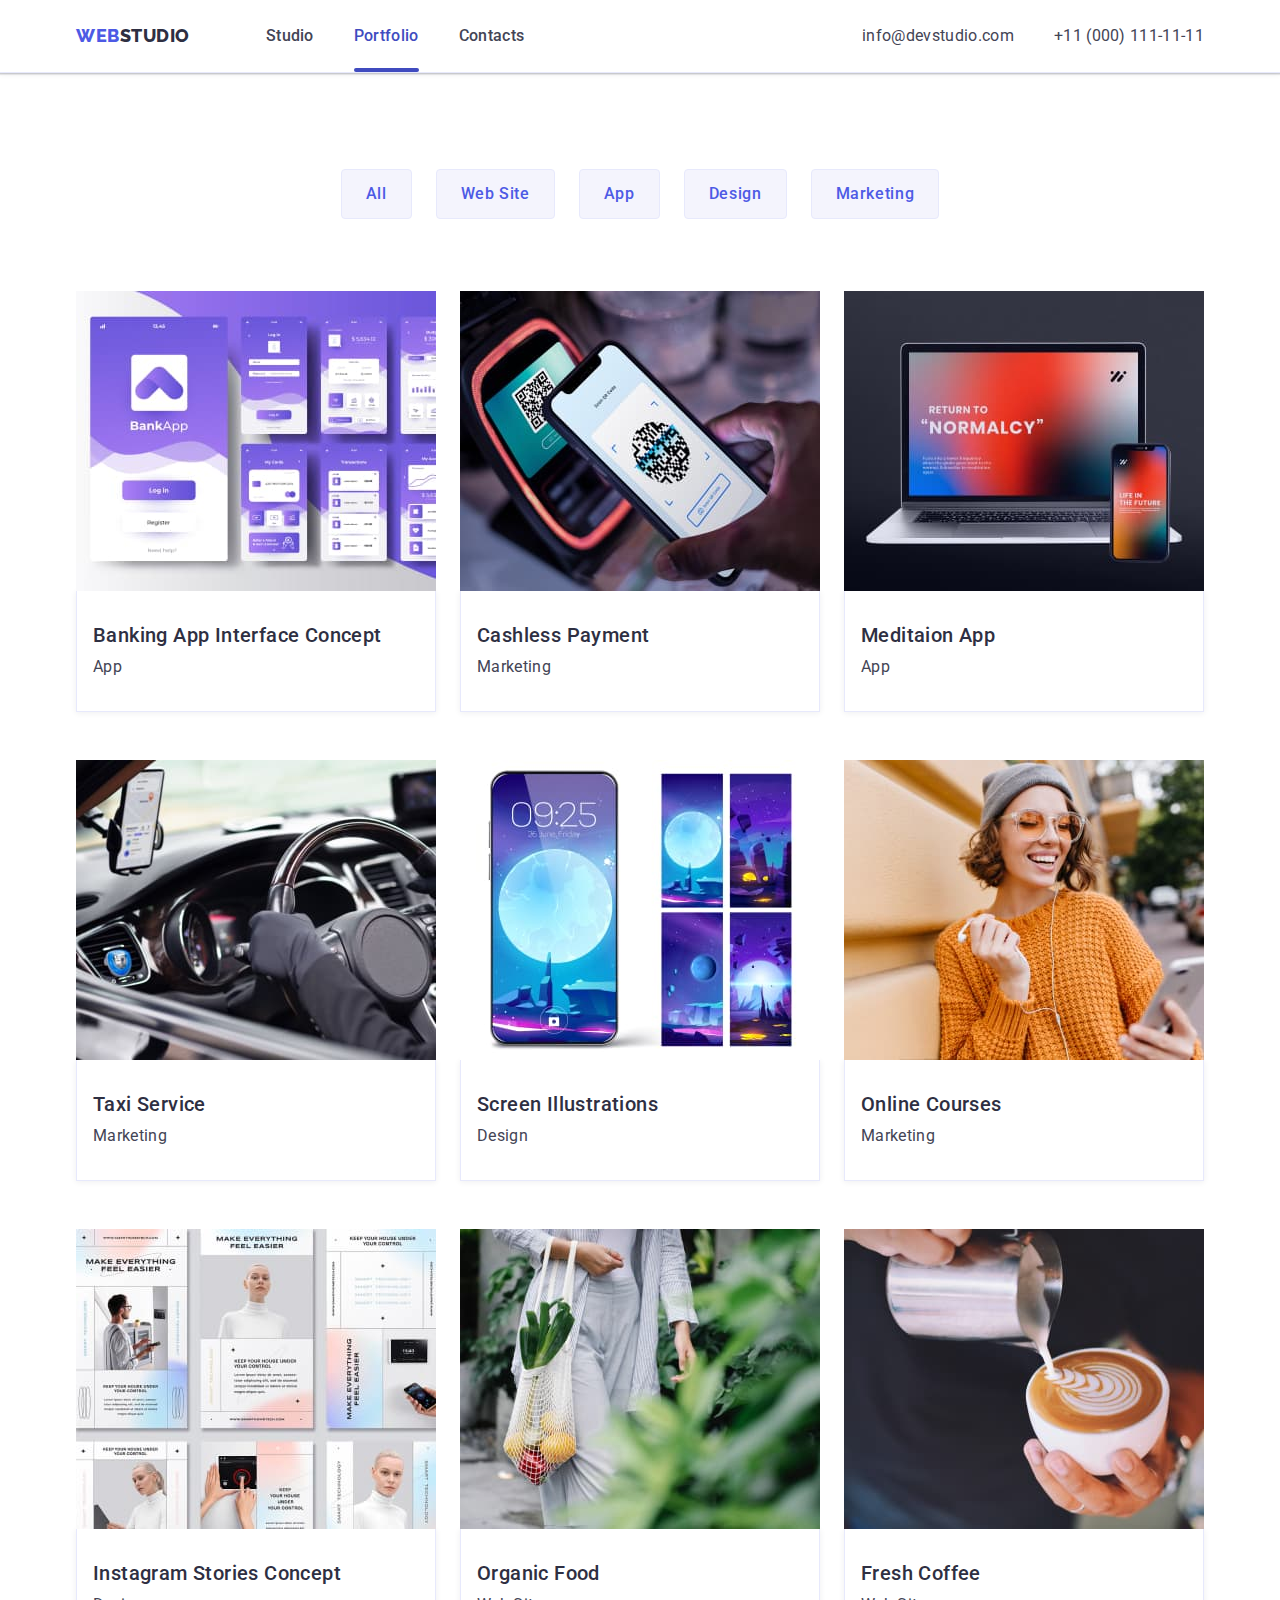
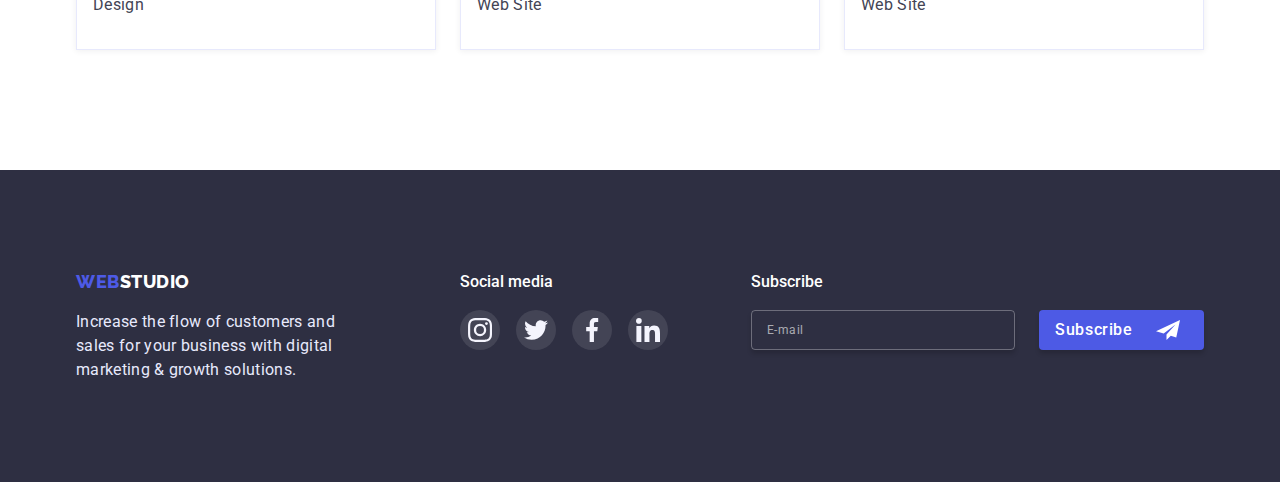
<file: portfolio.html>
<!DOCTYPE html>
<html lang="en">
  <head>
    <meta charset="UTF-8" />
    <meta http-equiv="X-UA-Compatible" content="IE=edge" />
    <meta name="viewport" content="width=device-width, initial-scale=1.0" />
    <title>WebStudio</title>
    <!-- Fonts -->
    <link rel="preconnect" href="https://fonts.googleapis.com" />
    <link rel="preconnect" href="https://fonts.gstatic.com" crossorigin />
    <link
      href="https://fonts.googleapis.com/css2?family=Raleway:wght@800&family=Roboto:wght@400;500;700&display=swap"
      rel="stylesheet"
    />
    <!-- Modern normalize -->
    <link
      rel="stylesheet"
      href="https://cdn.jsdelivr.net/npm/modern-normalize@1.1.0/modern-normalize.min.css"
    />
    <!-- Custom styles -->
    <link rel="stylesheet" href="./css/styles.css" />
  </head>
  <body>
    <!--Header section-->
    <header class="page-header">
      <div class="container header-container">
        <nav class="page-nav">
          <a class="logo link" href="./index.html"
            ><span class="logo-part">Web</span>Studio</a
          >
          <ul class="menu list">
            <li class="menu-item">
              <a class="menu-link link" href="./index.html">Studio</a>
            </li>
            <li class="menu-item">
              <a class="menu-link current link" href="./portfolio.html"
                >Portfolio</a
              >
            </li>
            <li class="menu-item">
              <a class="menu-link link" href="">Contacts</a>
            </li>
          </ul>
        </nav>
        <address class="contacts">
          <ul class="menu-contacts list">
            <li class="menu-contact-item">
              <a class="contact-link link" href="mailto:info@devstudio.com"
                >info@devstudio.com</a
              >
            </li>
            <li class="menu-contact-item">
              <a class="contact-link link" href="tel:+110001111111"
                >+11 (000) 111-11-11</a
              >
            </li>
          </ul>
        </address>
      </div>
    </header>

    <main>
      <!-- Portfolio -->
      <section class="portfoio-section">
        <div class="container">
          <h1 class="visually-hidden">Portfolio</h1>
          <ul class="filters-list list">
            <li class="filter-item">
              <button class="filter-btn" type="button">All</button>
            </li>
            <li class="filter-item">
              <button class="filter-btn" type="button">Web Site</button>
            </li>
            <li class="filter-item">
              <button class="filter-btn" type="button">App</button>
            </li>
            <li class="filter-item">
              <button class="filter-btn" type="button">Design</button>
            </li>
            <li class="filter-item">
              <button class="filter-btn" type="button">Marketing</button>
            </li>
          </ul>
          <ul class="portfolio-list list card-set">
            <li class="portfolio-item card-set-item">
              <a class="portfolio-link link" href="">
                <div class="portfolio-img-wrapper">
                  <img
                    class="portfolio-img"
                    src="./images/portfolio/banking-app.jpg"
                    alt="banking-app"
                    width="360"
                    height="300"
                  />
                  <p class="overlay section-description">
                    14 Stylish and User-Friendly App Design Concepts · Task
                    Manager App · Calorie Tracker App · Exotic Fruit Ecommerce
                    App · Cloud Storage App 14 Stylish and User-Friendly App
                    Design Concepts · Task Manager App · Calorie Tracker App ·
                    Exotic Fruit Ecommerce App · Cloud Storage App
                  </p>
                </div>
                <div class="portfolio-wrapper">
                  <h2 class="subtitle">Banking App Interface Concept</h2>
                  <p class="section-description">App</p>
                </div>
              </a>
            </li>
            <li class="portfolio-item card-set-item">
              <a class="portfolio-link link" href="">
                <div class="portfolio-img-wrapper">
                  <img
                    class="portfolio-img"
                    src="./images/portfolio/cashless-payment.jpg"
                    alt="paypass"
                    width="360"
                    height="300"
                  />
                  <p class="overlay section-description">
                    14 Stylish and User-Friendly App Design Concepts · Task
                    Manager App · Calorie Tracker App · Exotic Fruit Ecommerce
                    App · Cloud Storage App
                  </p>
                </div>
                <div class="portfolio-wrapper">
                  <h2 class="subtitle">Cashless Payment</h2>
                  <p class="section-description">Marketing</p>
                </div>
              </a>
            </li>
            <li class="portfolio-item card-set-item">
              <a class="portfolio-link link" href="">
                <div class="portfolio-img-wrapper">
                  <img
                    class="portfolio-img"
                    src="./images/portfolio/meditaion-app.jpg"
                    alt="laptop-and-smartphone-with-inscription-return-to-normalcy"
                    width="360"
                    height="300"
                  />
                  <p class="overlay section-description">
                    14 Stylish and User-Friendly App Design Concepts · Task
                    Manager App · Calorie Tracker App · Exotic Fruit Ecommerce
                    App · Cloud Storage App
                  </p>
                </div>
                <div class="portfolio-wrapper">
                  <h2 class="subtitle">Meditaion App</h2>
                  <p class="section-description">App</p>
                </div>
              </a>
            </li>
            <li class="portfolio-item card-set-item">
              <a class="portfolio-link link" href="">
                <div class="portfolio-img-wrapper">
                  <img
                    class="portfolio-img"
                    src="./images/portfolio/taxi-service.jpg"
                    alt="hands-on-the-car-steering-wheel"
                    width="360"
                    height="300"
                  />
                  <p class="overlay section-description">
                    14 Stylish and User-Friendly App Design Concepts · Task
                    Manager App · Calorie Tracker App · Exotic Fruit Ecommerce
                    App · Cloud Storage App
                  </p>
                </div>
                <div class="portfolio-wrapper">
                  <h2 class="subtitle">Taxi Service</h2>
                  <p class="section-description">Marketing</p>
                </div>
              </a>
            </li>
            <li class="portfolio-item card-set-item">
              <a class="portfolio-link link" href="">
                <div class="portfolio-img-wrapper">
                  <img
                    class="portfolio-img"
                    src="./images/portfolio/screen-illustrations.jpg"
                    alt="smartphone-screensavers"
                    width="360"
                    height="300"
                  />
                  <p class="overlay section-description">
                    14 Stylish and User-Friendly App Design Concepts · Task
                    Manager App · Calorie Tracker App · Exotic Fruit Ecommerce
                    App · Cloud Storage App
                  </p>
                </div>
                <div class="portfolio-wrapper">
                  <h2 class="subtitle">Screen Illustrations</h2>
                  <p class="section-description">Design</p>
                </div>
              </a>
            </li>
            <li class="portfolio-item card-set-item">
              <a class="portfolio-link link" href="">
                <div class="portfolio-img-wrapper">
                  <img
                    class="portfolio-img"
                    src="./images/portfolio/online-courses.jpg"
                    alt="girl-with-a-smartphone"
                    width="360"
                    height="300"
                  />
                  <p class="overlay section-description">
                    14 Stylish and User-Friendly App Design Concepts · Task
                    Manager App · Calorie Tracker App · Exotic Fruit Ecommerce
                    App · Cloud Storage App
                  </p>
                </div>
                <div class="portfolio-wrapper">
                  <h2 class="subtitle">Online Courses</h2>
                  <p class="section-description">Marketing</p>
                </div>
              </a>
            </li>
            <li class="portfolio-item card-set-item">
              <a class="portfolio-link link" href="">
                <div class="portfolio-img-wrapper">
                  <img
                    class="portfolio-img"
                    src="./images/portfolio/instagram-stories-concept.jpg"
                    alt="instagram-stories"
                    width="360"
                    height="300"
                  />
                  <p class="overlay section-description">
                    14 Stylish and User-Friendly App Design Concepts · Task
                    Manager App · Calorie Tracker App · Exotic Fruit Ecommerce
                    App · Cloud Storage App
                  </p>
                </div>
                <div class="portfolio-wrapper">
                  <h2 class="subtitle">Instagram Stories Concept</h2>
                  <p class="section-description">Design</p>
                </div>
              </a>
            </li>
            <li class="portfolio-item card-set-item">
              <a class="portfolio-link link" href="">
                <div class="portfolio-img-wrapper">
                  <img
                    class="portfolio-img"
                    src="./images/portfolio/organic-food.jpg"
                    alt="girl-with-a-bag-of-fruit"
                    width="360"
                    height="300"
                  />
                  <p class="overlay section-description">
                    14 Stylish and User-Friendly App Design Concepts · Task
                    Manager App · Calorie Tracker App · Exotic Fruit Ecommerce
                    App · Cloud Storage App
                  </p>
                </div>
                <div class="portfolio-wrapper">
                  <h2 class="subtitle">Organic Food</h2>
                  <p class="section-description">Web Site</p>
                </div>
              </a>
            </li>
            <li class="portfolio-item card-set-item">
              <a class="portfolio-link link" href="">
                <div class="portfolio-img-wrapper">
                  <img
                    class="portfolio-img"
                    src="./images/portfolio/fresh-coffee.jpg"
                    alt="cup-of-coffee"
                    width="360"
                    height="300"
                  />
                  <p class="overlay section-description">
                    14 Stylish and User-Friendly App Design Concepts · Task
                    Manager App · Calorie Tracker App · Exotic Fruit Ecommerce
                    App · Cloud Storage App
                  </p>
                </div>
                <div class="portfolio-wrapper">
                  <h2 class="subtitle">Fresh Coffee</h2>
                  <p class="section-description">Web Site</p>
                </div>
              </a>
            </li>
          </ul>
        </div>
      </section>
    </main>

    <!--Footer section-->
    <footer class="footer-section">
      <div class="container footer-container">
        <div class="footer-block">
          <a class="logo logo-light link" href="./index.html"
            ><span class="logo-part">Web</span>Studio</a
          >
          <p
            class="section-description section-description-light footer-description"
          >
            Increase the flow of customers and sales for your business with
            digital marketing & growth solutions.
          </p>
        </div>
        <div class="footer-block-socials">
          <p class="footer-title">Social media</p>
          <ul class="socials list footer-socials-list">
            <li class="socials-item">
              <a
                class="footer-link link"
                href="https://instagram.com"
                aria-label="Instagram"
                target="_blank"
                rel="noopener noreferrer"
              >
                <svg class="footer-socials-icon" width="24px" height="24px">
                  <use href="./images/icons.svg#icon-instagram"></use>
                </svg>
              </a>
            </li>
            <li class="socials-item">
              <a
                class="footer-link link"
                href="https://twitter.com"
                aria-label="Twitter"
                target="_blank"
                rel="noopener noreferrer"
              >
                <svg class="footer-socials-icon" width="24px" height="24px">
                  <use href="./images/icons.svg#icon-twitter"></use>
                </svg>
              </a>
            </li>
            <li class="socials-item">
              <a
                class="footer-link link"
                href="https://facebook.com"
                aria-label="Facebook"
                target="_blank"
                rel="noopener noreferrer"
              >
                <svg class="footer-socials-icon" width="24px" height="24px">
                  <use href="./images/icons.svg#icon-facebook"></use>
                </svg>
              </a>
            </li>
            <li class="socials-item">
              <a
                class="footer-link link"
                href="https://linkedin.com"
                aria-label="LinkedIn"
                target="_blank"
                rel="noopener noreferrer"
              >
                <svg class="footer-socials-icon" width="24px" height="24px">
                  <use href="./images/icons.svg#icon-linkedin"></use>
                </svg>
              </a>
            </li>
          </ul>
        </div>
        <div class="footer-form-group">
          <strong class="footer-form-title footer-title">Subscribe</strong>
          <form class="footer-form" name="footer-form" autocomplete="off">
            <label class="footer-form-field">
              <input
                type="email"
                class="footer-form-input"
                name="user_email"
                placeholder="exaple@gmail.com"
                required
              />
              <span class="footer-form-label">E-mail</span>
            </label>
            <button class="footer-form-btn" type="submit">Subscribe</button>
          </form>
        </div>
      </div>
    </footer>
  </body>
</html>
</file>
<file: css/styles.css>
/* reset */
h1, h2, h3, h4, p {
margin: 0;
}

ul {
    margin: 0;
    padding: 0;
}

button {
    cursor: pointer;
}

img {
    display: block;
    max-width: 100%;
    height: auto;
}

.visually-hidden {
    position: absolute;
    width: 1px;
    height: 1px;
    margin: -1px;
    border: 0;
    padding: 0;

    white-space: nowrap;
    clip-path: inset(100%);
    clip: rect(0 0 0 0);
    overflow: hidden;
}

.list {
    list-style: none;
}

.link {
    text-decoration: none;
    color: currentColor;
}
/* /reset */
/* base style */
:root {
    /* Font */
    --primary-font: 'Roboto', sans-serif;
    --secondary-font: 'Raleway', sans-serif;
    /* Text color */
    --primary-slate-txt-color: #434455;
    --secondary-dark-txt-color: #2E2F42;
    --accent-ocean-txt-color: #404BBF;
    --descr-ligh-txt-color: #E7E9FC;
    --iris-brand-txt-color: #4D5AE5;
    --light-txt-color: #F4F4FD;
    --white-txt-color: #FFFFFF;
    /* Background color */
    --dark-bcg-color: #2E2F42;
    --light-bcg-color: #F4F4FD;
    --white-bcg-color: #FFFFFF;
    --iris-bcg-color: #4D5AE5;
    --ocean-bcg-color: #404BBF;
    --light-slate-color: #8E8F99;
    --footer-gray-color: rgba(255, 255, 255, 0.1);
    --footer-green-color: #31D0AA;
    --modal-bcg-color: #FCFCFC;
    --btn-light-bcg-color: #E7E9FC;
    /* Others */
    --radius: 4px;
    --indent: 24px;
    --items: 3;
    --transition-dur-func: 250ms cubic-bezier(0.4, 0, 0.2, 1);
}

body {
    font-family: var(--primary-font);
    color: var(--primary-slate-txt-color);
}

.section {
    padding-top: 120px;
    padding-bottom: 120px;
}

.container {
    width: 1158px;
    padding-left: 15px;
    padding-right: 15px;
    margin-left: auto;
    margin-right: auto;


    /* outline: 2px solid red;
    outline-offset: -2px; */
}
/* ============Components============= */
.title {
    margin-bottom: 72px;

    font-weight: 700;
    font-size: 36px;
    line-height: 1.11;
    text-align: center;
    letter-spacing: 0.02em;
    text-transform: capitalize;
    color: var(--secondary-dark-txt-color);
}

.subtitle {
    margin-bottom: 8px;

    font-weight: 500;
    font-size: 20px;
    line-height: 1.2;
    letter-spacing: 0.02em;
    color: var(--secondary-dark-txt-color);
}

.section-description {
    font-size: 16px;
    line-height: 1.5;
    letter-spacing: 0.02em;
}
/* ======Card set===== */
.card-set {
    display: flex;
    flex-wrap: wrap;
    gap: var(--indent);
}

.card-set-item {
    flex-basis: calc((100% - (var(--indent) * (var(--items) - 1))) / var(--items));
}
/* ============/Components============= */

/* ============Header============= */
.page-header {
    border-bottom: 1px solid var(--descr-ligh-txt-color);
    box-shadow: 0px 2px 1px rgba(46, 47, 66, 0.08), 0px 1px 1px rgba(46, 47, 66, 0.16), 0px 1px 6px rgba(46, 47, 66, 0.08);
}

.header-container {
    display: flex;
    
}

.page-nav {
    display: flex;
    align-items: center;
}

.logo {
    margin-right: 76px;

    font-family: 'Raleway', sans-serif;
    font-weight: 800;
    font-size: 18px;
    line-height: 1.33;
    letter-spacing: 0.03em;
    text-transform: uppercase;
    color: var(--secondary-dark-txt-color);
}
.logo-part {
    color: var(--iris-brand-txt-color);
}

.menu {
    display: flex;
    gap: 40px;
}

/* .menu-item + .menu-item {
    margin-left: 40px;
} */
.menu-link.current::after {
    content: '';
    position: absolute;
    bottom: 0;

    display: block;
    width: 100%;
    height: 4px;

    background-color: var(--ocean-bcg-color);
    border-radius: 2px;
}
.menu-link {
    position: relative;
    display: block;
    padding-top: 24px;
    padding-bottom: 24px;

    font-weight: 500;
    font-size: 16px;
    line-height: 1.5;
    letter-spacing: 0.02em; 

    transition: color var(--transition-dur-func);
}
.menu-link:hover,
.menu-link:focus {
    color: var(--accent-ocean-txt-color);
}

.menu-link.current {
    color: var(--accent-ocean-txt-color);
}

.contacts {
    margin-left: auto;
}

.menu-contacts {
    display: flex;
    gap: 40px;
}

/* .menu-contact-item + .menu-contact-item {
    margin-left: 40px;
} */

.contact-link{
    display: block;
    padding-top: 24px;
    padding-bottom: 24px;

    font-style: normal;
    font-weight: 400;
    font-size: 16px;
    line-height: 1.5;
    letter-spacing: 0.02em;
    transition: color var(--transition-dur-func);
}
.contact-link:hover,
.contact-link:focus {
    color: var(--accent-ocean-txt-color);
}
/* ============/Header============= */

/* ============Hero============= */
.hero {
    max-width: 1440px;
    margin-left: auto;
    margin-right: auto;
    text-align: center;
    padding-top: 188px;
    padding-bottom: 188px;
   

    background-color: var(--dark-bcg-color);
    background-image: linear-gradient(rgba(46, 47, 66, 0.7), rgba(46, 47, 66, 0.7)), url(../images/hero-img.jpg);
    background-repeat: no-repeat;
    background-size: cover;
    background-position: center;       
}

.main-title {
    margin-bottom: 48px;
    max-width: 496px;
    margin-left: auto;
    margin-right: auto;

    font-weight: 700;
    font-size: 56px;
    line-height: 1.07;
    letter-spacing: 0.02em;
    color: var(--white-txt-color);
}

.main-btn {
    display: inline-block;
    min-width: 169px;
    border: none;
    border-radius: var(--radius);
    padding: 16px 32px;

    font-weight: 500;
    font-size: 16px;
    line-height: 1.5;
    letter-spacing: 0.04em;
    color: var(--white-txt-color);
    background-color: var(--iris-bcg-color);
    box-shadow: 0px 4px 4px rgba(0, 0, 0, 0.15);

    transition: background-color var(--transition-dur-func);
}
.main-btn:hover,
.main-btn:focus {
    background-color: var(--ocean-bcg-color);
}
/* ============/Hero============= */

/* =========Features section=========== */
.features-list {
    --items: 4;
}
    /* display: flex;
    gap: 24px;
}

.feature-item {
    flex-basis: calc((100% - var(--indent)*(var(--items)-1)) / var(--items));
} */

.features {
    padding-bottom: 0;
}
.feature-icon-wrapper {
    display: flex;
    align-items: center;
    justify-content: center;
    margin-bottom: 8px;

    width: 264px;
    height: 112px;
    background-color: var(--light-bcg-color);
    border-radius: var(--radius);
}

/* =========/Features section=========== */

/* ======What are we doing section======= */


/* ======What are we doing section======= */

/* ============Our team section============ */
.team-wrapper {
    padding-top: 32px;
    padding-bottom: 32px;
    padding-right: 16px;
    padding-left: 16px;
    text-align: center;

    box-shadow: 0px 1px 6px rgba(46, 47, 66, 0.08), 0px 1px 1px rgba(46, 47, 66, 0.16), 0px 2px 1px rgba(46, 47, 66, 0.08);
}

.team-list {
    --items: 4;
}
.team-section {
    background-color: var(--light-bcg-color);
}

.team-item {
    background-color: var(--white-bcg-color);
}

.socials {
    margin-top: 8px;
    display: flex;
    justify-content: center;
    gap: 24px;
}

.socials-item {
    width: 40px;
    height: 40px;
}

.socials-link {
    display: flex;
    align-items: center;
    justify-content: center;

    width: 100%;
    height: 100%;
    background-color: var(--iris-bcg-color);
    border-radius: 50%;

    transition: background-color var(--transition-dur-func);
}

.socials-link:hover,
.socials-link:focus {
    background-color: var(--ocean-bcg-color);
}

.socials-icon {
    fill: var(--light-bcg-color);
}


/* ============/Our team section============ */
/* ============Customers========= */
.customers-list {
    display: flex;
    justify-content: center;
    gap: 24px;
}

.customers-item {
    width: 168px;
    height: 88px;
}

.customers-link {
    display: flex;
    justify-content: center;
    align-items: center;

    width: 100%;
    height: 100%;
    border: 1px solid var(--light-slate-color);
    border-radius: var(--radius);
    color: var(--light-slate-color);

    transition: border var(--transition-dur-func), color var(--transition-dur-func);
}

.customers-icon {
    fill: currentColor;
}

.customers-link:hover,
.contact-link:focus {
    border: 1px solid var(--ocean-bcg-color);
    color: var(--ocean-bcg-color);
}

.customers-icon {
    fill: currentColor;
}

/* ============Customers========= */

/* ==========Portfolio============= */
.portfoio-section {
    padding-top: 96px;
    padding-bottom: 120px;
}

.filters-list {
    display: flex;
    justify-content: center;
    margin-bottom: 72px;
    gap: 24px;
}

.filter-btn {
    border: 1px solid var(--descr-ligh-txt-color);
    border-radius: var(--radius);
    padding: 12px 24px;

    font-weight: 500;
    font-size: 16px;
    line-height: 1.5;
    letter-spacing: 0.04em;
    align-items: center;
    text-align: center;
    color: var(--iris-brand-txt-color);
    background-color: var(--light-bcg-color);

    transition: background-color var(--transition-dur-func), color var(--transition-dur-func), box-shadow var(--transition-dur-func);
    
}

.filter-btn:hover,
.filter-btn:focus {
    background-color: var(--ocean-bcg-color);
    color: var(--white-txt-color);
    box-shadow: 0px 3px 1px rgba(0, 0, 0, 0.1), 0px 2px 1px rgba(0, 0, 0, 0.08), 0px 2px 2px rgba(0, 0, 0, 0.12);
}

.portfolio-list {
    row-gap: 48px;
}

.portfolio-wrapper {
    padding-top: 32px;
    padding-bottom: 32px;
    padding-right: 16px;
    padding-left: 16px;

    border: 1px solid var(--descr-ligh-txt-color);
    border-top: none;
    box-shadow: 0px 1px 6px rgba(46, 47, 66, 0.08);
}

.portfolio-link {
    display: block;

    transition: border var(--transition-dur-func), box-shadow var(--transition-dur-func);
}

.portfolio-link:hover,
.portfolio-link:focus {
    display: block;
    border: 0.5px solid var(--light-bcg-color);
    border-top: none;
    box-shadow: 0px 1px 6px rgba(46, 47, 66, 0.08), 0px 1px 1px rgba(46, 47, 66, 0.16), 0px 2px 1px rgba(46, 47, 66, 0.08);
}

.portfolio-img-wrapper {
    position: relative;
    overflow: hidden;
}

.overlay {
    position: absolute;
    top: 0;
    left: 0;
    width: 100%;
    height: 100%;
    overflow: auto;
    transform: translate(0, 100%);
    transition: transform var(--transition-dur-func);

    padding: 40px 32px;
    background-color: var(--iris-bcg-color);
    color: var(--light-txt-color);
    
}

.portfolio-link:hover .overlay,
.portfolio-link:focus .overlay {
    transform: translate(0, 0);
}

/* ==========/Portfolio============= */

/* ============footer============ */
.footer-section {
    padding-top: 100px;
    padding-bottom: 100px;

    background-color: var(--dark-bcg-color);
}

.footer-container {
    display: flex;
}

.footer-block {
    margin-right: 120px;
}

.logo-light {
    color: var(--white-txt-color);
}
.footer-description {
    width: 264px;
    margin-top: 16px;
}
.section-description-light {
    color: var(--descr-ligh-txt-color)
}


.footer-title {
    margin-bottom: 16px;

    font-weight: 500;
    font-size: 16px;
    line-height: 1.5;
    color: var(--white-txt-color);
}

.footer-socials-list {
    width: 208px;
    gap: 16px;
}

.footer-link {
    display: flex;
    align-items: center;
    justify-content: center;

    width: 100%;
    height: 100%;
    background-color: var(--footer-gray-color);
    border-radius: 50%;
    color: var(--light-bcg-color);

    transition: background-color var(--transition-dur-func);
}

.footer-link:hover,
.footer-link:focus {
    background-color: var(--footer-green-color);
}

.footer-socials-icon {
    fill: currentColor;
}

/* footer-form */
.footer-form-group {
    margin-left: auto;
}

.footer-form-title {
    display: block;
}

.footer-form {
    display: flex;
    gap: 24px;
}

.footer-form-field {
    display: block;
    position: relative;
}

.footer-form-input {
    width: 264px;
    height: 40px;
    padding: 8px 16px;

    background-color: transparent;
    border: 1px solid rgba(255, 255, 255, 0.3);
    box-shadow: 0px 4px 4px rgba(0, 0, 0, 0.15);
    border-radius: 4px;
    outline: transparent;
    color: var(--descr-ligh-txt-color);

    transition: border var(--transition-dur-func);
}

.footer-form-input:focus,
.footer-form-input:not(:placeholder-shown) {
    border: 1px solid var(--iris-bcg-color);
}

.footer-form-input::placeholder {
    opacity: 0;
    transition: opasity var(--transition-dur-func) 150ms;
    color: rgba(255, 255, 255, 0.6);

}

.footer-form-input:focus::placeholder {
    opacity: 1;
}

.footer-form-label {
    position: absolute;
    top: 8px;
    left: 16px;

   font-size: 12px;
   line-height: calc(24 / 12);
   align-items: center;
   letter-spacing: 0.04em;
   color: rgba(255, 255, 255, 0.6);

   transition: transform var(--transition-dur-func);
}

.footer-form-input:focus + .footer-form-label,
.footer-form-input:not(:placeholder-shown) + .footer-form-label {
    transform: translateY(-100%) scale(0.9);
}

.footer-form-btn {
    position: relative;
    display: flex;
    min-width: 165px;
    border: none;
    border-radius: var(--radius);
    padding-top: 8px;
    padding-bottom: 8px;
    padding-left: 16px;

    font-weight: 500;
    font-size: 16px;
    line-height: 1.5;
    letter-spacing: 0.04em;
    color: var(--white-txt-color);
    background-color: var(--iris-bcg-color);
    box-shadow: 0px 4px 4px rgba(0, 0, 0, 0.15);
    
    transition: background-color var(--transition-dur-func);
}

.footer-form-btn:hover,
.footer-form-btn:focus {
    background-color: var(--ocean-bcg-color);
}

.footer-form-btn::after {
    content: '';
    width: 24px;
    height: 24px;
    background-image: url(../images/icon-send.svg);
    position: absolute;
    top: 8px;
    right: 24px;
}

/* /footer-form */

/* ============footer============ */

/* ===============Modal window============ */
.backdrop {
    position: fixed;
    top: 0;
    left: 0;
    z-index: 100;
    width: 100%;
    height: 100%;
    background-color: rgba(46, 47, 66, 0.4);
    
    transition: opacity var(--transition-dur-func), visibility var(--transition-dur-func);
}

.backdrop.is-hidden {
    opacity: 0;
    visibility: hidden;
    pointer-events: none;
}

.backdrop.is-hidden .modal {
    transform: translate(-50%, -50%) scale(1.1);
}

.modal {
    position: absolute;
    top: 50%;
    left: 50%;

    padding-top: 72px;
    padding-bottom: 24px;
    padding-left: 24px;
    padding-right: 24px;

    width: 408px;

    background-color: var(--modal-bcg-color);
    box-shadow: 0px 1px 1px rgba(0, 0, 0, 0.14), 0px 1px 3px rgba(0, 0, 0, 0.12), 0px 2px 1px rgba(0, 0, 0, 0.2);
    border-radius: 4px;

    transform: translate(-50%, -50%) scale(1);
    transition: transform var(--transition-dur-func);
}

.modal-close-btn {
    position: absolute;
    top: 24px;
    right: 24px;

    display: flex;
    justify-content: center;
    align-items: center;
    padding: 0;
    width: 24px;
    height: 24px;
    background-color: var(--btn-light-bcg-color);
    border: 1px solid rgba(0, 0, 0, 0.1);
    border-radius: 50%;

    transition: background-color var(--transition-dur-func);
}

.modal-close-btn:hover,
.modal-close-btn:focus {
    background-color: var(--ocean-bcg-color);
    border: none;
    color: var(--white-txt-color);
}

.modal-close-btn-icon {
    fill: currentColor;

    transition: fill var(--transition-dur-func);
}


.modal-title {
    display: block;
    margin-bottom: 16px;

    font-weight: 500;
    font-size: 16px;
    line-height: 1.5;
    text-align: center;
    letter-spacing: 0.02em;
    color: var(--secondary-dark-txt-color);
}
/* ===============/Modal window============ */

/* ================Modal Form=========== */

.modal-form {
    display: flex;
    flex-direction: column;
}

.modal-form-label {
    margin-bottom: 8px;
}

.modal-form-input-desc {
    display: block;
    margin-bottom: 2px;

    font-size: 12px;
    line-height: calc(16 / 12);
    letter-spacing: 0.04em;
    color: var(--light-slate-color);
}

.modal-form-input-wrapper {
    display: block;
    position: relative;
}

.modal-form-input {
    padding-left: 38px;

    width: 100%;
    height: 40px;
    border: 1px solid rgba(33, 33, 33, 0.2);
    border-radius: 4px;
    outline: transparent;

    transition: border var(--transition-dur-func);
}

.modal-form-input:focus {
    border: 1px solid var(--iris-bcg-color);
}

.modal-form-input-icon {
    position: absolute;
    top: 50%;
    left: 16px ;  
    transform: translateY(-50%);
    pointer-events: none;
 
    fill: var(--dark-bcg-color);
    transition: fill var(--transition-dur-func);
}

.modal-form-input:focus + .modal-form-input-icon {
    fill: var(--iris-bcg-color);
}

.modal-form-message {
    resize: none;
    width: 100%;
    height: 120px;
    padding: 8px 16px;
    border: 1px solid rgba(33, 33, 33, 0.2);
    border-radius: 4px;
    outline: transparent;

    transition: border var(--transition-dur-func);
}

.modal-form-message::placeholder {
    letter-spacing: 0.04em;
    color: rgba(117, 117, 117, 0.5);
}

.modal-form-message:focus {
    border: 1px solid var(--iris-bcg-color);
}

.modal-form-agreement {
    display: flex;
    align-items: center;
    justify-content: center;
    gap: 8px;
    margin-bottom: 24px;
}

/* .modal-form-check-desc::before {
    margin-right: 8px;

    content: '';
    display: block;
    width: 16px;
    height: 16px;
    border: 1.25px solid #2E2F42;
    border-radius: 2px;
    cursor: pointer;
} */

.modal-form-checkbox {
    appearance: none;
    width: 16px;
    height: 16px;

    border: 1.25px solid #2E2F42;
    border-radius: 2px;

    background-image: url(../images/check.svg);
    background-size: 0;
    background-position: center;
    background-repeat: no-repeat;

    transition: background-color var(--transition-dur-func), border var(--transition-dur-func);
}

.modal-form-checkbox:checked {
    background-color: var(--ocean-bcg-color);
    border: 1.25px solid var(--ocean-bcg-color);
    background-size: 10px 8px;
}

/* .modal-form-checkbox:focus +.modal-form-check-desc::before {
    background-color: var(--ocean-bcg-color);
    border: 1.25px solid var(--ocean-bcg-color);
    background-image: url(../images/check.svg);
    background-size: contain;
    background-repeat: no-repeat;
} */

.modal-form-checkbox-desc {
    font-size: 12px;
    line-height: calc(16 / 12);
    letter-spacing: 0.04em;
    color: #757575;
    user-select: none;
}

.modal-form-link {
    color: var(--iris-brand-txt-color);
}

.modal-form-btn {
    display: inline-block;
    align-self: center;
    min-width: 169px;
    border: none;
    border-radius: var(--radius);
    padding: 16px 32px;

    font-weight: 500;
    font-size: 16px;
    line-height: 1.5;
    letter-spacing: 0.04em;
    color: var(--white-txt-color);
    background-color: var(--iris-bcg-color);
    box-shadow: 0px 4px 4px rgba(0, 0, 0, 0.15);

    transition: background-color var(--transition-dur-func);
}

.modal-form-btn:hover,
.modal-form-btn:focus {
    background-color: var(--ocean-bcg-color);
}   

/* ================/Modal Form=========== */
</file>
